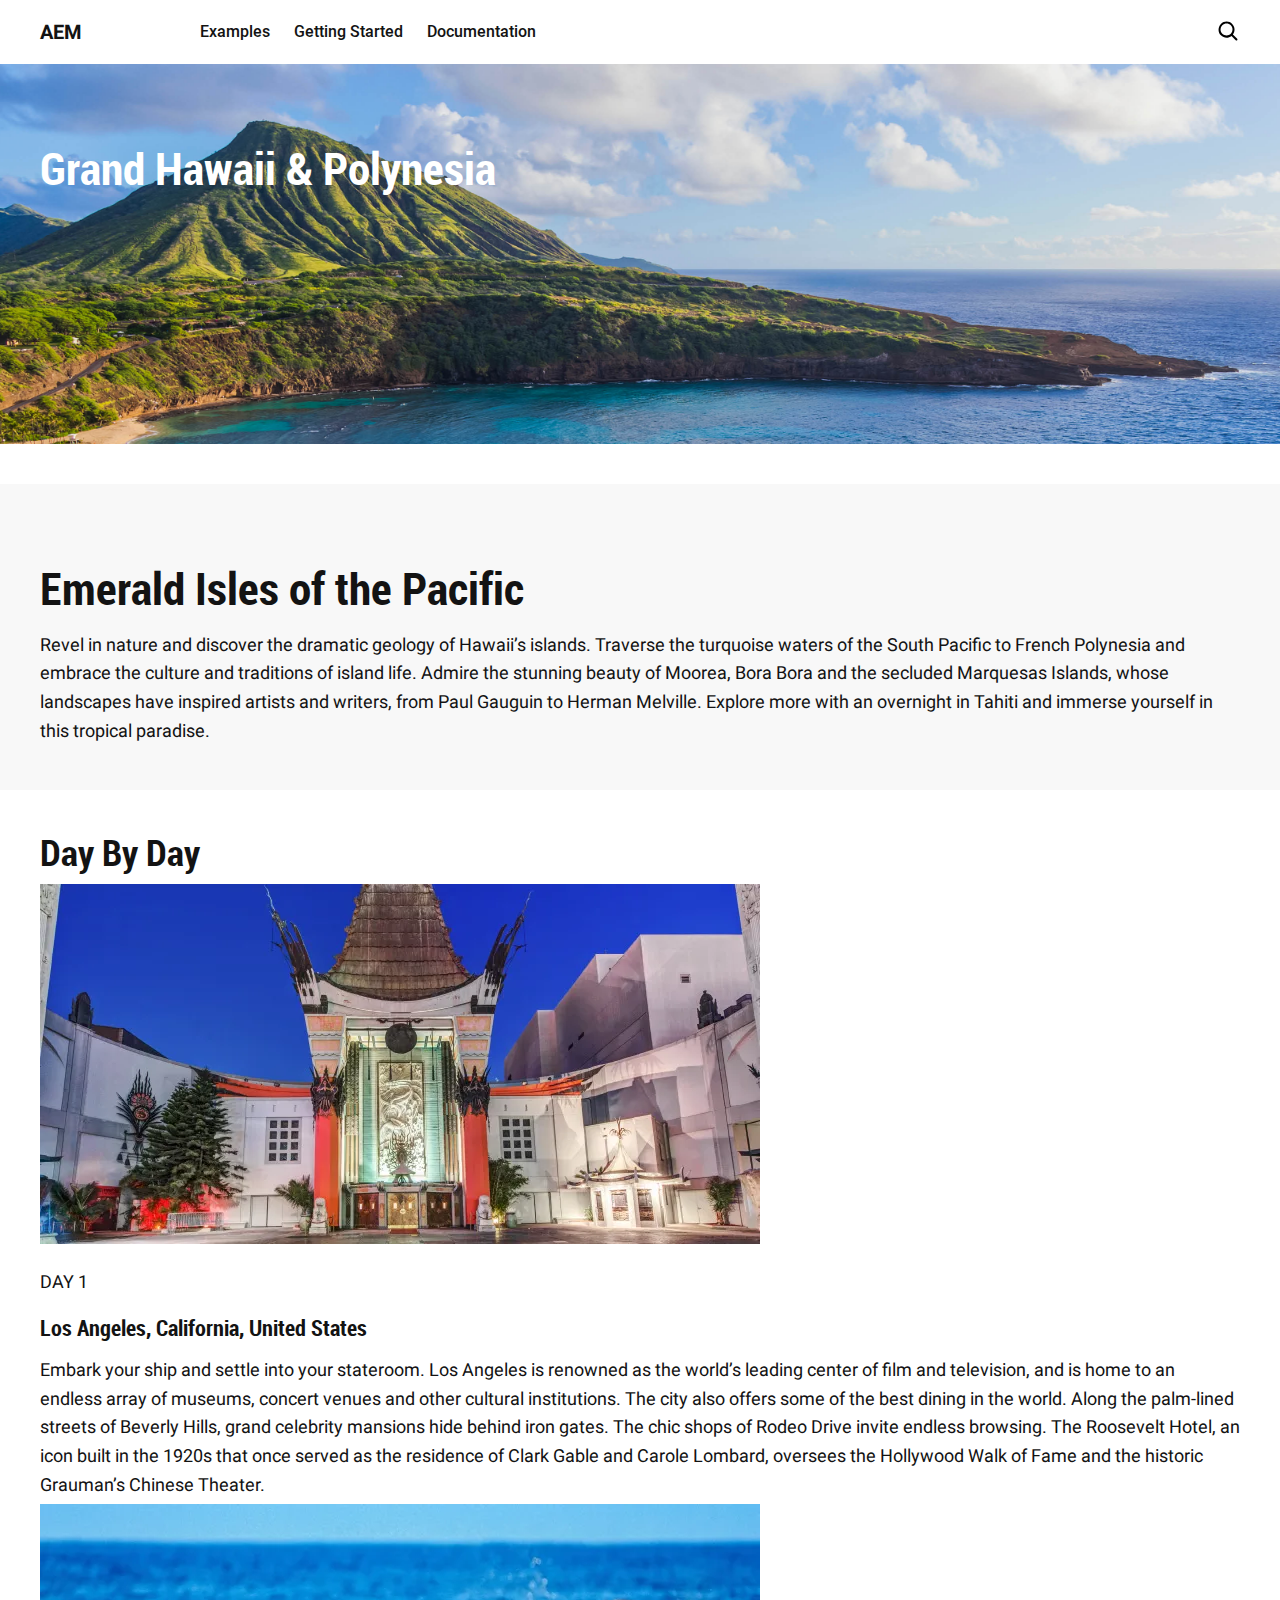
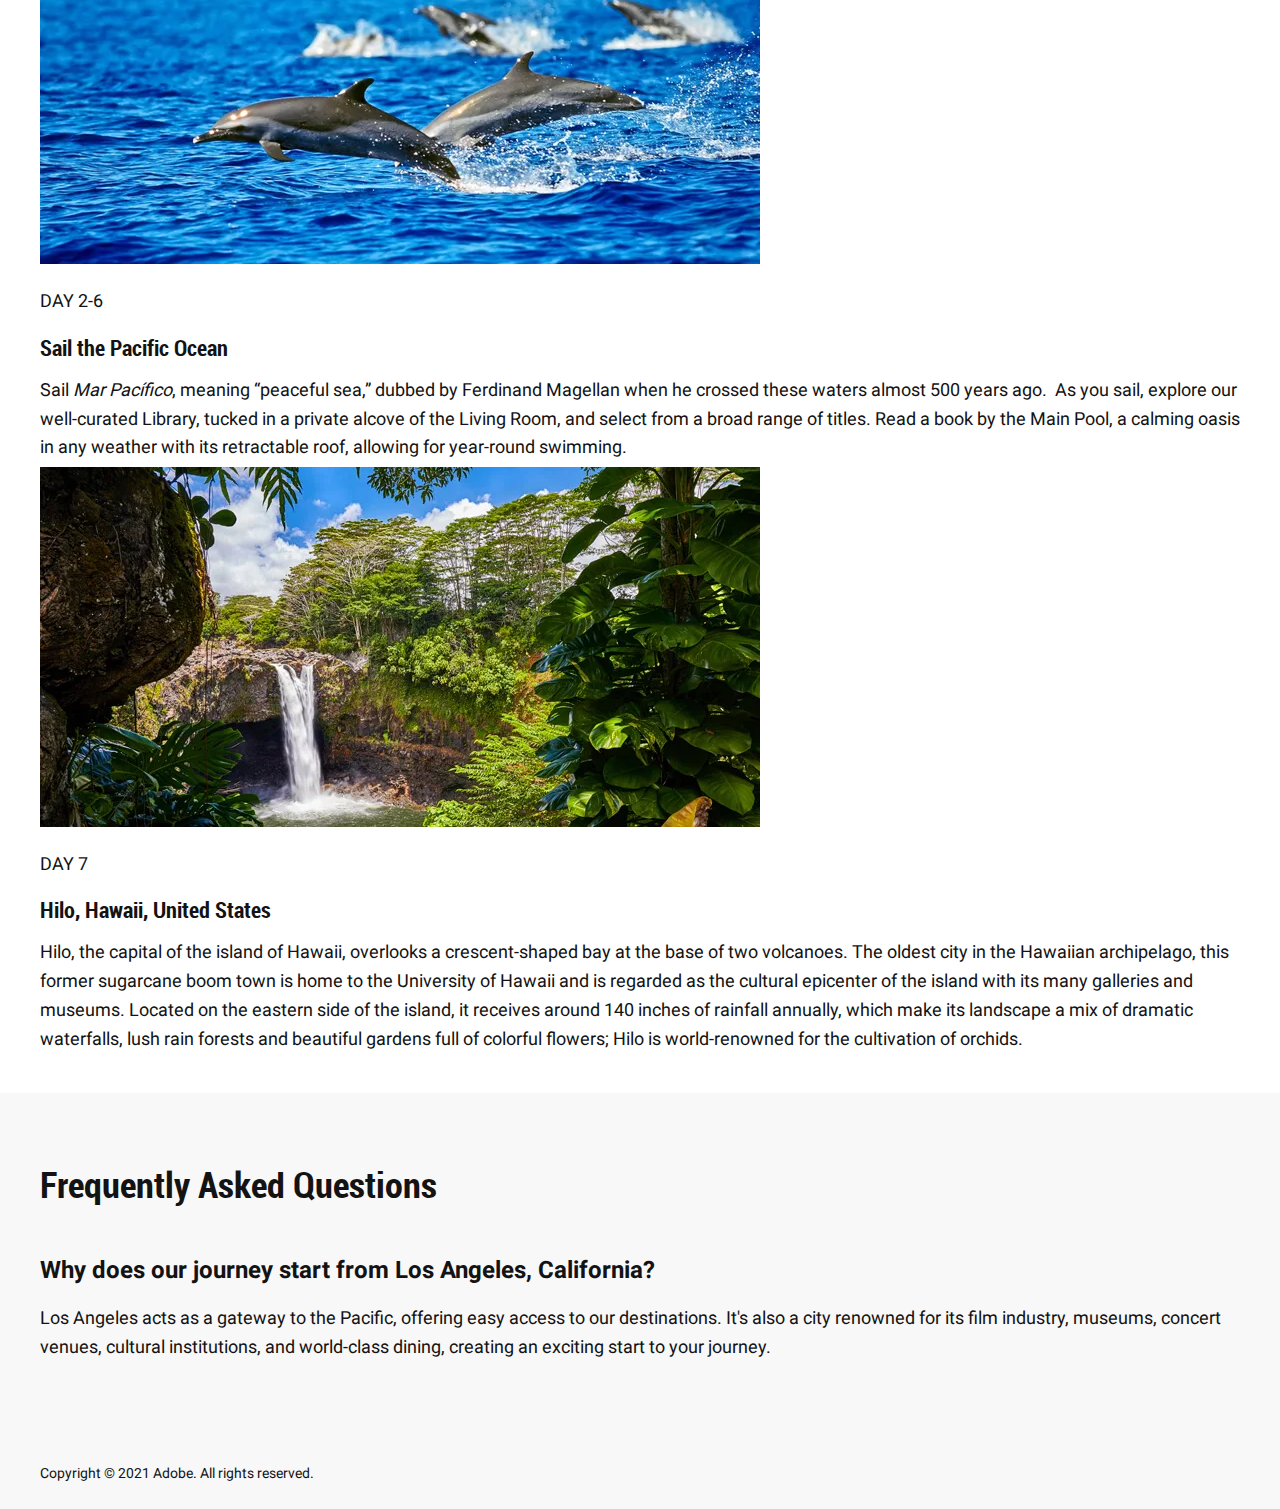
<file: static/index.html>
<!DOCTYPE html>
<!-- saved from url=(0092)https://author-p123749-e1215043.adobeaemcloud.com/content/viking-universal-editor/index.html -->
<html lang="en">

<head>
  <meta http-equiv="Content-Type" content="text/html; charset=UTF-8">

  <title>Grand Hawaii &amp; Polynesia</title>
  <meta property="og:image" content="https://main--aem-edge-delivery--jonkelleycc.hlx.page/default-meta-image.png">
  <meta name="twitter:card" content="summary_large_image">
  <meta name="twitter:title" content="Grand Hawaii &amp; Polynesia">
  <meta name="published-time" content="2024-11-21T18:00:07.348Z">
  <meta property="og:title" content="Grand Hawaii &amp; Polynesia">
  <meta name="description"
    content="Revel in nature and discover the dramatic geology of Hawaii’s islands. Traverse the turquoise waters of the South Pacific to French Polynesia and embrace the culture and traditions of island life. Admire the stunning beauty of Moorea, Bora Bora and the secluded Marquesas Islands, whose landscapes have inspired artists and writers, from Paul Gauguin to Herman Melville. Explore more with an overnight in Tahiti and immerse yourself in this tropical paradise.">
  <meta name="canonical" content="/content/viking-universal-editor/index.html">
  <meta property="og:updated_time" content="2024-11-21T16:54:46.035Z">
  <meta property="og:description"
    content="Revel in nature and discover the dramatic geology of Hawaii’s islands. Traverse the turquoise waters of the South Pacific to French Polynesia and embrace the culture and traditions of island life. Admire the stunning beauty of Moorea, Bora Bora and the secluded Marquesas Islands, whose landscapes have inspired artists and writers, from Paul Gauguin to Herman Melville. Explore more with an overnight in Tahiti and immerse yourself in this tropical paradise.">
  <meta property="og:image:secure_url" content="https://main--aem-edge-delivery--jonkelleycc.hlx.page/default-meta-image.png">
  <meta name="twitter:image" content="https://main--aem-edge-delivery--jonkelleycc.hlx.page/default-meta-image.png">
  <meta name="twitter:description"
    content="Revel in nature and discover the dramatic geology of Hawaii’s islands. Traverse the turquoise waters of the South Pacific to French Polynesia and embrace the culture and traditions of island life. Admire the stunning beauty of Moorea, Bora Bora and the secluded Marquesas Islands, whose landscapes have inspired artists and writers, from Paul Gauguin to Herman Melville. Explore more with an overnight in Tahiti and immerse yourself in this tropical paradise.">
  <meta property="og:url" content="/content/viking-universal-editor/index.html">
  <meta name="modified-time" content="2024-11-21T16:54:46.035Z">

  <meta name="viewport" content="width=device-width, initial-scale=1">

  <meta name="urn:adobe:aue:system:aemconnection" content="xwalk:https://author-p123749-e1215043.adobeaemcloud.com">

  <link rel="stylesheet" href="./styles.css">
  <link rel="stylesheet" href="./hero.css">
  <link rel="stylesheet" href="./fonts.css">
  <link rel="stylesheet" href="./day-description.css">
  <link rel="stylesheet" href="./faq.css">
  <link rel="stylesheet" href="./header.css">
  <link rel="stylesheet" href="./footer.css">
  <link rel="stylesheet" href="./lazy-styles.css">
</head>

<body class="appear">
  <header class="header-wrapper">
    <div class="header block" data-block-name="header" data-block-status="loaded">
      <div class="nav-wrapper">
        <nav id="nav" aria-expanded="true">
          <div class="nav-hamburger">
            <button type="button" aria-controls="nav" aria-label="Close navigation">
              <span class="nav-hamburger-icon"></span>
            </button>
          </div>
          <div class="section nav-brand" data-section-status="loaded" style="">
            <div class="default-content-wrapper">
              <p class="">
                <strong>
                  <a href="https://author-p123749-e1215043.adobeaemcloud.com/content/viking-universal-editor/index.html#" title="AEM" class="">AEM</a>
                </strong>
              </p>
            </div>
          </div>
          <div class="section nav-sections" data-section-status="loaded" style="">
            <div class="default-content-wrapper">
              <ul>
                <li aria-expanded="false">Examples</li>
                <li aria-expanded="false">Getting Started</li>
                <li aria-expanded="false">Documentation</li>
              </ul>
            </div>
          </div>
          <div class="section nav-tools" data-section-status="loaded" style="">
            <div class="default-content-wrapper">
              <p>
                <span class="icon icon-search">
                  <img data-icon-name="search" src="./search.svg" alt="" loading="lazy">
                </span>
              </p>
            </div>
          </div>
        </nav>
      </div>
    </div>
  </header>
  <main data-aue-type="container" data-aue-resource="urn:aemconnection:/content/viking-universal-editor/index/jcr:content/root" data-aue-label="Main"
    data-aue-filter="main">
    <div data-aue-type="container" data-aue-resource="urn:aemconnection:/content/viking-universal-editor/index/jcr:content/root/section"
      data-aue-behavior="component" data-aue-model="section" data-aue-label="Section" data-aue-filter="section" class="section hero-container"
      data-section-status="loaded" style="">
      <div class="hero-wrapper">
        <div data-aue-resource="urn:aemconnection:/content/viking-universal-editor/index/jcr:content/root/section/hero" data-aue-type="component"
          data-aue-behavior="component" data-aue-model="hero" data-aue-label="Hero" class="hero block" data-block-name="hero"
          data-block-status="loaded">
          <div>
            <div>
              <picture>
                <img src="./Honolulu_Hanauma_Bay_Kokohead_3840_4x1.jpg" data-aue-prop="image" data-aue-label="Image" data-aue-type="media">
              </picture>
            </div>
          </div>
          <div>
            <div>
              <div data-aue-prop="text" data-aue-label="Text" data-aue-filter="text" data-aue-type="richtext">
                <h1>Grand Hawaii &amp; Polynesia&nbsp;</h1>
              </div>
            </div>
          </div>
        </div>
      </div>
    </div>
    <div data-aue-type="container" data-aue-resource="urn:aemconnection:/content/viking-universal-editor/index/jcr:content/root/section_0"
      data-aue-behavior="component" data-aue-model="section" data-aue-label="Section" data-aue-filter="section" class="section highlight"
      data-section-status="loaded" style="">
      <div class="default-content-wrapper">
        <h1 data-aue-behavior="component" data-aue-model="title" data-aue-label="Title" id="emerald-isles-of-the-pacific"
          data-aue-resource="urn:aemconnection:/content/viking-universal-editor/index/jcr:content/root/section_0/title" data-aue-prop="jcr:title"
          data-aue-type="text">
          Emerald Isles of the Pacific
        </h1>
        <div data-aue-resource="urn:aemconnection:/content/viking-universal-editor/index/jcr:content/root/section_0/text"
          data-aue-behavior="component" data-aue-prop="text" data-aue-label="Text" data-aue-filter="text" data-aue-type="richtext">
          <p>Revel in nature and discover the dramatic geology of Hawaii’s islands. Traverse the turquoise waters of the South Pacific to French
            Polynesia and embrace the culture and traditions of island life. Admire the stunning beauty of Moorea, Bora Bora and the secluded
            Marquesas Islands, whose landscapes have inspired artists and writers, from Paul Gauguin to Herman Melville. Explore more with an
            overnight in Tahiti and immerse yourself in this tropical paradise.</p>
        </div>
      </div>
    </div>
    <div data-aue-type="container" data-aue-resource="urn:aemconnection:/content/viking-universal-editor/index/jcr:content/root/section_844347252"
      data-aue-behavior="component" data-aue-model="section" data-aue-label="Section" data-aue-filter="section"
      class="section day-description-container" data-section-status="loaded" style="">
      <div class="default-content-wrapper">
        <h2 data-aue-behavior="component" data-aue-model="title" data-aue-label="Title" id="day-by-day"
          data-aue-resource="urn:aemconnection:/content/viking-universal-editor/index/jcr:content/root/section_844347252/title"
          data-aue-prop="jcr:title" data-aue-type="text">
          Day By Day
        </h2>
      </div>
      <div class="day-description-wrapper">
        <div data-aue-resource="urn:aemconnection:/content/dam/content-fragments/viking/day-descriptions/day-1/jcr:content/data/master"
          data-aue-type="reference" data-aue-behavior="component" data-aue-label="Day Description" class="day-description block"
          data-block-name="day-description" data-block-status="loaded" data-aue-filter="cf">
          <div>
            <div class="image-container"><img class="day-description__image" src="./los-angeles.webp"></div>
            <div class="text-container">
              <p class="day-description__subtitle">DAY 1</p>
              <h4 class="day-description__title">Los Angeles, California, United States</h4><span class="day-description__description">
                <p>Embark your ship and settle into your stateroom. Los Angeles is renowned as the world’s leading center of film and television, and
                  is home to an endless array of museums, concert venues and other cultural institutions. The city also offers some of the best dining
                  in the world. Along the palm-lined streets of Beverly Hills, grand celebrity mansions hide behind iron gates. The chic shops of
                  Rodeo Drive invite endless browsing. The Roosevelt Hotel, an icon built in the 1920s that once served as the residence of Clark
                  Gable and Carole Lombard, oversees the Hollywood Walk of Fame and the historic Grauman’s Chinese Theater.</p>
              </span>
            </div>
          </div>
        </div>
      </div>
      <div class="day-description-wrapper">
        <div data-aue-resource="urn:aemconnection:/content/dam/content-fragments/viking/day-descriptions/day-2/jcr:content/data/master"
          data-aue-type="reference" data-aue-behavior="component" data-aue-label="Day Description" class="day-description block"
          data-block-name="day-description" data-block-status="loaded" data-aue-filter="cf">
          <div>
            <div class="image-container"><img class="day-description__image" src="./pacific-ocean.webp"></div>
            <div class="text-container">
              <p class="day-description__subtitle">DAY 2-6</p>
              <h4 class="day-description__title">Sail the Pacific Ocean</h4><span class="day-description__description">
                <p>Sail&nbsp;<i>Mar Pacífico</i>, meaning “peaceful sea,” dubbed by Ferdinand Magellan when he crossed these waters almost 500 years
                  ago.&nbsp; As you sail, explore our well-curated Library, tucked in a private alcove of the Living Room, and select from a broad
                  range of titles. Read a book by the Main Pool, a calming oasis in any weather with its retractable roof, allowing for year-round
                  swimming.</p>
              </span>
            </div>
          </div>

        </div>
      </div>
      <div class="day-description-wrapper">
        <div data-aue-resource="urn:aemconnection:/content/dam/content-fragments/viking/day-descriptions/day-3/jcr:content/data/master"
          data-aue-type="reference" data-aue-behavior="component" data-aue-label="Day Description" class="day-description block"
          data-block-name="day-description" data-block-status="loaded" data-aue-filter="cf">
          <div>
            <div class="image-container"><img class="day-description__image" src="./hilo-hawaii.webp"></div>
            <div class="text-container">
              <p class="day-description__subtitle">DAY 7</p>
              <h4 class="day-description__title">Hilo, Hawaii, United States</h4><span class="day-description__description">
                <p>Hilo, the capital of the island of Hawaii, overlooks a crescent-shaped bay at the base of two volcanoes. The oldest city in the
                  Hawaiian archipelago, this former sugarcane boom town is home to the University of Hawaii and is regarded as the cultural epicenter
                  of the island with its many galleries and museums. Located on the eastern side of the island, it receives around 140 inches of
                  rainfall annually, which make its landscape a mix of dramatic waterfalls, lush rain forests and beautiful gardens full of colorful
                  flowers; Hilo is world-renowned for the cultivation of orchids.</p>
              </span>
            </div>
          </div>

        </div>
      </div>
    </div>
    <div data-aue-type="container" data-aue-resource="urn:aemconnection:/content/viking-universal-editor/index/jcr:content/root/section_1476734968"
      data-aue-behavior="component" data-aue-model="section" data-aue-label="Section" data-aue-filter="section"
      class="section highlight faq-container" data-section-status="loaded" style="">
      <div class="default-content-wrapper">
        <h2 data-aue-behavior="component" data-aue-model="title" data-aue-label="Title" id="frequently-asked-questions"
          data-aue-resource="urn:aemconnection:/content/viking-universal-editor/index/jcr:content/root/section_1476734968/title"
          data-aue-prop="jcr:title" data-aue-type="text">
          Frequently Asked Questions
        </h2>
      </div>
      <div class="faq-wrapper">
        <div data-aue-resource="urn:aemconnection:/content/viking-universal-editor/index/jcr:content/root/section_1476734968/block"
          data-aue-type="component" data-aue-behavior="component" data-aue-model="faq" data-aue-label="FAQ" class="faq block" data-block-name="faq"
          data-block-status="loaded">
          <div>
            <div>
              <p data-aue-prop="question" data-aue-label="Question" data-aue-type="text" class="faq__question">
                Why does our journey start from Los
                Angeles, California?
              </p>
            </div>
          </div>
          <div>
            <div>
              <div data-aue-prop="answer" data-aue-label="Answer" data-aue-filter="text" data-aue-type="richtext" class="faq__answer">
                <p>Los Angeles acts as a gateway to the Pacific, offering easy access to our destinations. It's also a city renowned for its film
                  industry, museums, concert venues, cultural institutions, and world-class dining, creating an exciting start to your journey.</p>
              </div>
            </div>
          </div>
        </div>
      </div>
    </div>
  </main>
  <footer class="footer-wrapper">
    <div class="footer block" data-block-name="footer" data-block-status="loaded">
      <div>
        <div class="section" data-section-status="loaded" style="">
          <div class="default-content-wrapper">
            <p>Copyright © 2021 Adobe. All rights reserved.</p>
          </div>
        </div>
      </div>
    </div>
  </footer>
</body>

</html>
</file>
<file: static/styles.css>
/*
 * Copyright 2020 Adobe. All rights reserved.
 * This file is licensed to you under the Apache License, Version 2.0 (the "License");
 * you may not use this file except in compliance with the License. You may obtain a copy
 * of the License at http://www.apache.org/licenses/LICENSE-2.0
 *
 * Unless required by applicable law or agreed to in writing, software distributed under
 * the License is distributed on an "AS IS" BASIS, WITHOUT WARRANTIES OR REPRESENTATIONS
 * OF ANY KIND, either express or implied. See the License for the specific language
 * governing permissions and limitations under the License.
 */

:root {
  /* colors */
  --background-color: white;
  --light-color: #f8f8f8;
  --dark-color: #505050;
  --text-color: #131313;
  --link-color: #3b63fb;
  --link-hover-color: #1d3ecf;

  /* fonts */
  --body-font-family: roboto, roboto-fallback, sans-serif;
  --heading-font-family: roboto-condensed, roboto-condensed-fallback, sans-serif;

  /* body sizes */
  --body-font-size-m: 22px;
  --body-font-size-s: 19px;
  --body-font-size-xs: 17px;

  /* heading sizes */
  --heading-font-size-xxl: 55px;
  --heading-font-size-xl: 44px;
  --heading-font-size-l: 34px;
  --heading-font-size-m: 27px;
  --heading-font-size-s: 24px;
  --heading-font-size-xs: 22px;

  /* nav height */
  --nav-height: 64px;
}

/* fallback fonts */
@font-face {
  font-family: roboto-condensed-fallback;
  size-adjust: 88.82%;
  src: local('Arial');
}

@font-face {
  font-family: roboto-fallback;
  size-adjust: 99.529%;
  src: local('Arial');
}

@media (width >= 900px) {
  :root {
    /* body sizes */
    --body-font-size-m: 18px;
    --body-font-size-s: 16px;
    --body-font-size-xs: 14px;

    /* heading sizes */
    --heading-font-size-xxl: 45px;
    --heading-font-size-xl: 36px;
    --heading-font-size-l: 28px;
    --heading-font-size-m: 22px;
    --heading-font-size-s: 20px;
    --heading-font-size-xs: 18px;
  }
}

body {
  display: none;
  margin: 0;
  background-color: var(--background-color);
  color: var(--text-color);
  font-family: var(--body-font-family);
  font-size: var(--body-font-size-m);
  line-height: 1.6;
}

body.appear {
  display: block;
}

header {
  height: var(--nav-height);
}

header .header,
footer .footer {
  visibility: hidden;
}

header .header[data-block-status="loaded"],
footer .footer[data-block-status="loaded"] {
  visibility: visible;
}

h1,
h2,
h3,
h4,
h5,
h6 {
  margin-top: 0.8em;
  margin-bottom: 0.25em;
  font-family: var(--heading-font-family);
  font-weight: 600;
  line-height: 1.25;
  scroll-margin: 40px;
}

h1 { font-size: var(--heading-font-size-xxl); }
h2 { font-size: var(--heading-font-size-xl); }
h3 { font-size: var(--heading-font-size-l); }
h4 { font-size: var(--heading-font-size-m); }
h5 { font-size: var(--heading-font-size-s); }
h6 { font-size: var(--heading-font-size-xs); }

p,
dl,
ol,
ul,
pre,
blockquote {
  margin-top: 0.8em;
  margin-bottom: 0.25em;
}

code,
pre {
  font-size: var(--body-font-size-s);
}

pre {
  padding: 16px;
  border-radius: 8px;
  background-color: var(--light-color);
  overflow-x: auto;
  white-space: pre;
}

main > div {
  margin: 40px 16px;
}

input,
textarea,
select,
button {
  font: inherit;
}

/* links */
a:any-link {
  color: var(--link-color);
  text-decoration: none;
  word-break: break-word;
}

a:hover {
  color: var(--link-hover-color);
  text-decoration: underline;
}

/* buttons */
a.button:any-link,
button {
  box-sizing: border-box;
  display: inline-block;
  max-width: 100%;
  margin: 12px 0;
  border: 2px solid transparent;
  border-radius: 2.4em;
  padding: 0.5em 1.2em;
  font-family: var(--body-font-family);
  font-style: normal;
  font-weight: 500;
  line-height: 1.25;
  text-align: center;
  text-decoration: none;
  background-color: var(--link-color);
  color: var(--background-color);
  cursor: pointer;
  overflow: hidden;
  text-overflow: ellipsis;
  white-space: nowrap;
}

a.button:hover,
a.button:focus,
button:hover,
button:focus {
  background-color: var(--link-hover-color);
  cursor: pointer;
}

button:disabled,
button:disabled:hover {
  background-color: var(--light-color);
  cursor: unset;
}

a.button.secondary,
button.secondary {
  background-color: unset;
  border: 2px solid currentcolor;
  color: var(--text-color);
}

main img {
  max-width: 100%;
  width: auto;
  height: auto;
}

.icon {
  display: inline-block;
  height: 24px;
  width: 24px;
}

.icon img {
  height: 100%;
  width: 100%;
}

/* sections */
main > .section {
  margin: 40px 0;
}

main > .section > div {
  max-width: 1200px;
  margin: auto;
  padding: 0 24px;
}

main > .section:first-of-type {
  margin-top: 0;
}

@media (width >= 900px) {
  main > .section > div {
    padding: 0 32px;
  }
}

/* section metadata */
main .section.light,
main .section.highlight {
  background-color: var(--light-color);
  margin: 0;
  padding: 40px 0;
}
</file>
<file: static/hero.css>
.hero-container .hero-wrapper {
  max-width: unset;
  padding: 0;
}

.hero {
  position: relative;
  padding: 40px 24px;
  min-height: 300px;
}

.hero h1 {
  max-width: 1200px;
  margin-left: auto;
  margin-right: auto;
  color: var(--background-color);
}

.hero picture {
  position: absolute;
  z-index: -1;
  inset: 0;
  object-fit: cover;
  box-sizing: border-box;
}

.hero img {
  object-fit: cover;
  width: 100%;
  height: 100%;
}

@media (width >= 900px) {
  .hero {
    padding: 40px 32px;
  }
}
</file>
<file: static/fonts.css>
/* stylelint-disable max-line-length */
@font-face {
  font-family: roboto-condensed;
  font-style: normal;
  font-weight: 700;
  font-display: swap;
  src: url('../fonts/roboto-condensed-bold.woff2') format('woff2');
  unicode-range: U+0000-00FF, U+0131, U+0152-0153, U+02BB-02BC, U+02C6, U+02DA, U+02DC, U+2000-206F, U+2074, U+20AC, U+2122, U+2191, U+2193, U+2212, U+2215, U+FEFF, U+FFFD;
}

@font-face {
  font-family: roboto;
  font-style: normal;
  font-weight: 700;
  font-display: swap;
  src: url('../fonts/roboto-bold.woff2') format('woff2');
  unicode-range: U+0000-00FF, U+0131, U+0152-0153, U+02BB-02BC, U+02C6, U+02DA, U+02DC, U+2000-206F, U+2074, U+20AC, U+2122, U+2191, U+2193, U+2212, U+2215, U+FEFF, U+FFFD;
}

@font-face {
  font-family: roboto;
  font-style: normal;
  font-weight: 500;
  font-display: swap;
  src: url('../fonts/roboto-medium.woff2') format('woff2');
  unicode-range: U+0000-00FF, U+0131, U+0152-0153, U+02BB-02BC, U+02C6, U+02DA, U+02DC, U+2000-206F, U+2074, U+20AC, U+2122, U+2191, U+2193, U+2212, U+2215, U+FEFF, U+FFFD;
}

@font-face {
  font-family: roboto;
  font-style: normal;
  font-weight: 400;
  font-display: swap;
  src: url('../fonts/roboto-regular.woff2') format('woff2');
  unicode-range: U+0000-00FF, U+0131, U+0152-0153, U+02BB-02BC, U+02C6, U+02DA, U+02DC, U+2000-206F, U+2074, U+20AC, U+2122, U+2191, U+2193, U+2212, U+2215, U+FEFF, U+FFFD;
}
</file>
<file: static/day-description.css>
.day-description .button-container a {
  background-color: red;
}
</file>
<file: static/faq.css>
.faq {
  padding-top: 16px;
  padding-bottom: 16px;
}

.faq-wrapper {
  &:not(:last-of-type) {
    .faq {
      border-bottom: 1px solid #dcdcdc;
    }
  }
}

.faq__question {
  font-weight: bold;
  font-size: 1.5rem;
}
</file>
<file: static/header.css>
/* header and nav layout */
header .nav-wrapper {
  background-color: var(--background-color);
  width: 100%;
  z-index: 2;
  position: fixed;
}

header nav {
  box-sizing: border-box;
  display: grid;
  grid-template:
    'hamburger brand tools' var(--nav-height)
    'sections sections sections' 1fr / auto 1fr auto;
  align-items: center;
  gap: 0 24px;
  margin: auto;
  max-width: 1248px;
  height: var(--nav-height);
  padding: 0 24px;
  font-family: var(--body-font-family);
}

header nav[aria-expanded='true'] {
  grid-template:
    'hamburger brand' var(--nav-height)
    'sections sections' 1fr
    'tools tools' var(--nav-height) / auto 1fr;
  overflow-y: auto;
  min-height: 100dvh;
}

@media (width >= 900px) {
  header nav {
    display: flex;
    justify-content: space-between;
    gap: 0 32px;
    max-width: 1264px;
    padding: 0 32px;
  }

  header nav[aria-expanded='true'] {
    min-height: 0;
    overflow: visible;
  }
}

header nav p {
  margin: 0;
  line-height: 1;
}

header nav a:any-link {
  color: currentcolor;
}

/* hamburger */
header nav .nav-hamburger {
  grid-area: hamburger;
  height: 22px;
  display: flex;
  align-items: center;
}

header nav .nav-hamburger button {
  height: 22px;
  margin: 0;
  border: 0;
  border-radius: 0;
  padding: 0;
  background-color: var(--background-color);
  color: inherit;
  overflow: initial;
  text-overflow: initial;
  white-space: initial;
}

header nav .nav-hamburger-icon,
header nav .nav-hamburger-icon::before,
header nav .nav-hamburger-icon::after {
  box-sizing: border-box;
  display: block;
  position: relative;
  width: 20px;
}

header nav .nav-hamburger-icon::before,
header nav .nav-hamburger-icon::after {
  content: '';
  position: absolute;
  background: currentcolor;
}

header nav[aria-expanded='false'] .nav-hamburger-icon,
header nav[aria-expanded='false'] .nav-hamburger-icon::before,
header nav[aria-expanded='false'] .nav-hamburger-icon::after {
  height: 2px;
  border-radius: 2px;
  background: currentcolor;
}

header nav[aria-expanded='false'] .nav-hamburger-icon::before {
  top: -6px;
}

header nav[aria-expanded='false'] .nav-hamburger-icon::after {
  top: 6px;
}

header nav[aria-expanded='true'] .nav-hamburger-icon {
  height: 22px;
}

header nav[aria-expanded='true'] .nav-hamburger-icon::before,
header nav[aria-expanded='true'] .nav-hamburger-icon::after {
  top: 3px;
  left: 1px;
  transform: rotate(45deg);
  transform-origin: 2px 1px;
  width: 24px;
  height: 2px;
  border-radius: 2px;
}

header nav[aria-expanded='true'] .nav-hamburger-icon::after {
  top: unset;
  bottom: 3px;
  transform: rotate(-45deg);
}

@media (width >= 900px) {
  header nav .nav-hamburger {
    display: none;
    visibility: hidden;
  }
}

/* brand */
header .nav-brand {
  grid-area: brand;
  flex-basis: 128px;
  font-size: var(--heading-font-size-s);
  font-weight: 700;
  line-height: 1;
}

header nav .nav-brand img {
  width: 128px;
  height: auto;
}

/* sections */
header nav .nav-sections {
  grid-area: sections;
  flex: 1 1 auto;
  display: none;
  visibility: hidden;
}

header nav[aria-expanded='true'] .nav-sections {
  display: block;
  visibility: visible;
  align-self: start;
}

header nav .nav-sections ul {
  list-style: none;
  padding-left: 0;
  font-size: var(--body-font-size-s);
}

header nav .nav-sections ul > li {
  font-weight: 500;
}

header nav .nav-sections ul > li > ul {
  margin-top: 0;
}

header nav .nav-sections ul > li > ul > li {
  font-weight: 400;
}

@media (width >= 900px) {
  header nav .nav-sections {
    display: block;
    visibility: visible;
    white-space: nowrap;
  }

  header nav[aria-expanded='true'] .nav-sections {
    align-self: unset;
  }

  header nav .nav-sections .nav-drop {
    position: relative;
    padding-right: 16px;
    cursor: pointer;
  }

  header nav .nav-sections .nav-drop::after {
    content: '';
    display: inline-block;
    position: absolute;
    top: 0.5em;
    right: 2px;
    transform: rotate(135deg);
    width: 6px;
    height: 6px;
    border: 2px solid currentcolor;
    border-radius: 0 1px 0 0;
    border-width: 2px 2px 0 0;
  }

  header nav .nav-sections .nav-drop[aria-expanded='true']::after {
    top: unset;
    bottom: 0.5em;
    transform: rotate(315deg);
  }

  header nav .nav-sections ul {
    display: flex;
    gap: 24px;
    margin: 0;
  }

  header nav .nav-sections .default-content-wrapper > ul > li {
    flex: 0 1 auto;
    position: relative;
  }

  header nav .nav-sections .default-content-wrapper > ul > li > ul {
    display: none;
    position: relative;
  }

  header nav .nav-sections .default-content-wrapper > ul > li[aria-expanded='true'] > ul {
    display: block;
    position: absolute;
    left: -24px;
    width: 200px;
    top: 150%;
    padding: 16px;
    background-color: var(--light-color);
    white-space: initial;
  }

  header nav .nav-sections .default-content-wrapper > ul > li > ul::before {
    content: '';
    position: absolute;
    top: -8px;
    left: 16px;
    width: 0;
    height: 0;
    border-left: 8px solid transparent;
    border-right: 8px solid transparent;
    border-bottom: 8px solid var(--light-color);
  }

  header nav .nav-sections .default-content-wrapper > ul > li > ul > li {
    padding: 8px 0;
  }
}

/* tools */
header nav .nav-tools {
  grid-area: tools;
}
</file>
<file: static/footer.css>
footer {
  background-color: var(--light-color);
  font-size: var(--body-font-size-xs);
}

footer .footer > div {
  margin: auto;
  max-width: 1200px;
  padding: 40px 24px 24px;
}

footer .footer p {
  margin: 0;
}

@media (width >= 900px) {
  footer .footer > div {
    padding: 40px 32px 24px;
  }
}
</file>
<file: static/lazy-styles.css>
/* add global styles that can be loaded post LCP here */
</file>
